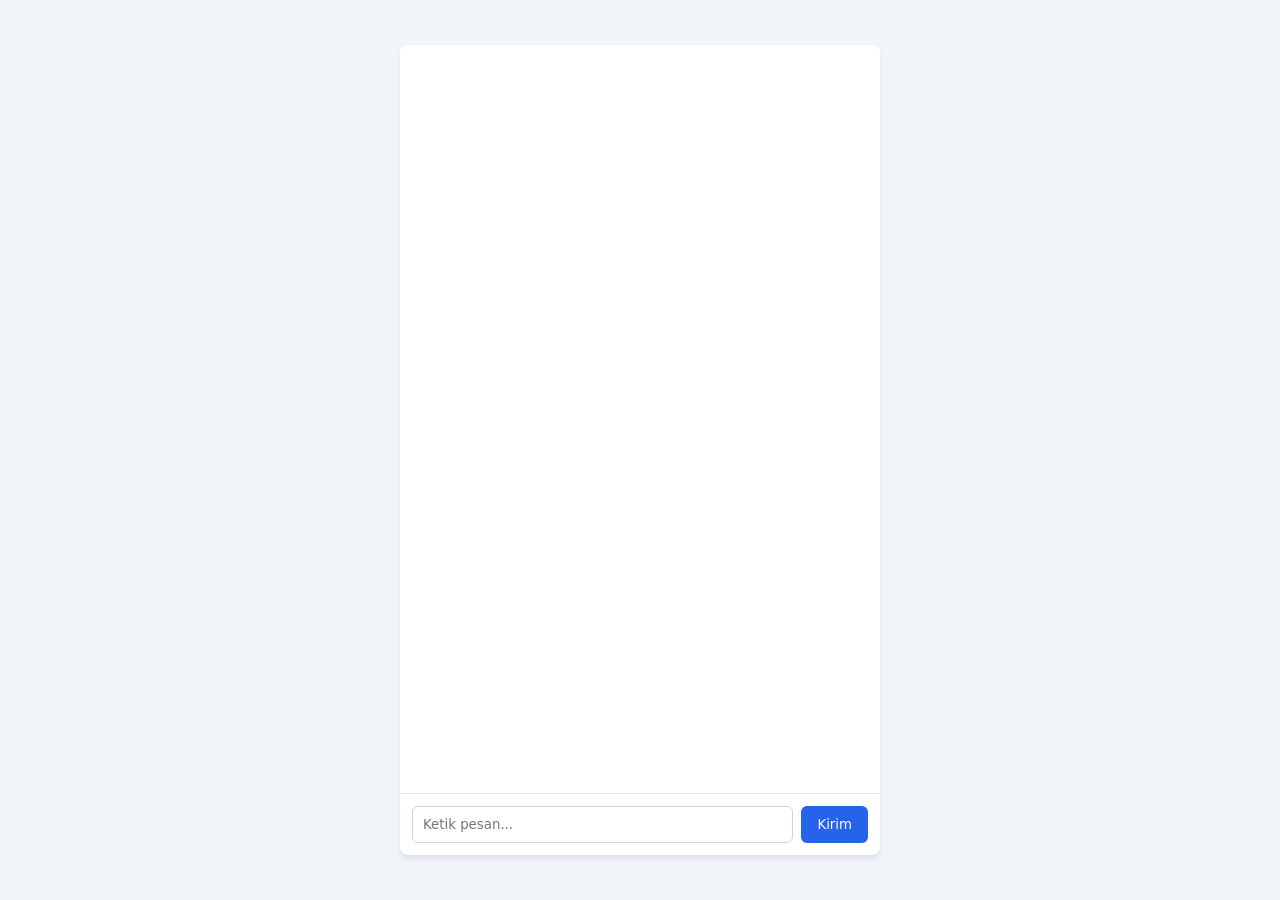
<file: index.html>
<!DOCTYPE html>
<html lang="id">
<head>
  <meta charset="UTF-8">
  <meta name="viewport" content="width=device-width, initial-scale=1.0">
  <title>Chat</title>
  <link rel="stylesheet" href="src/css/style.css">
</head>
<body>
  <div id="chat-container">
    <div id="messages"></div>
    <form id="chat-form">
      <input type="text" id="user-input" placeholder="Ketik pesan..." autocomplete="off" required>
      <button type="submit">Kirim</button>
    </form>
  </div>
  <script src="src/js/harness.js"></script>
  <script src="src/js/app.js"></script>
</body>
</html>
</file>
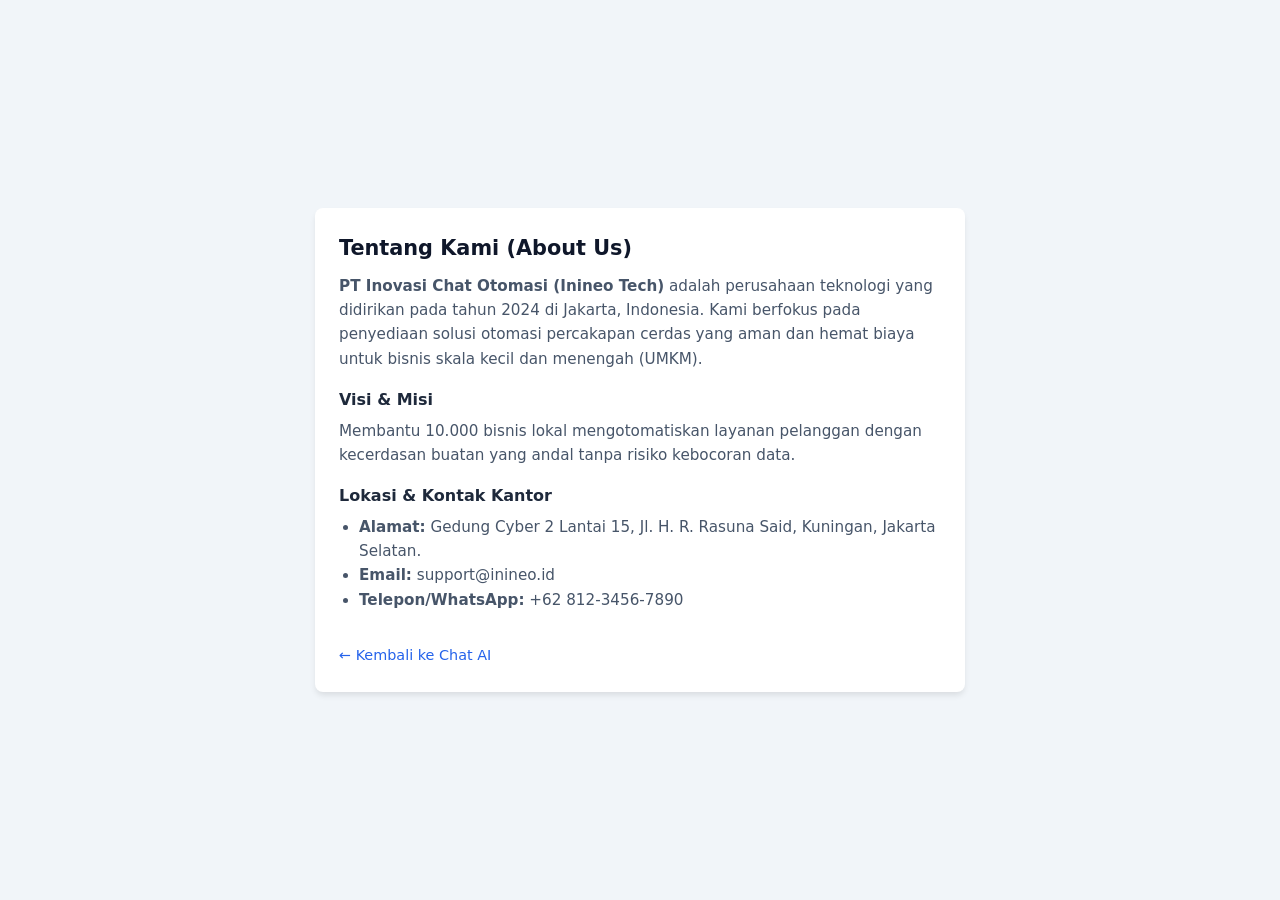
<file: about.html>
<!DOCTYPE html>
<html lang="id">
<head>
  <meta charset="UTF-8">
  <meta name="viewport" content="width=device-width, initial-scale=1.0">
  <title>About Us - PT Inovasi Chat Otomasi</title>
  <link rel="stylesheet" href="src/css/style.css">
</head>
<body>
  <div class="content-card">
    <h2>Tentang Kami (About Us)</h2>
    <p>
      <strong>PT Inovasi Chat Otomasi (Inineo Tech)</strong> adalah perusahaan teknologi yang didirikan pada tahun 2024 di Jakarta, Indonesia. Kami berfokus pada penyediaan solusi otomasi percakapan cerdas yang aman dan hemat biaya untuk bisnis skala kecil dan menengah (UMKM).
    </p>

    <h3>Visi & Misi</h3>
    <p>
      Membantu 10.000 bisnis lokal mengotomatiskan layanan pelanggan dengan kecerdasan buatan yang andal tanpa risiko kebocoran data.
    </p>

    <h3>Lokasi & Kontak Kantor</h3>
    <ul>
      <li><strong>Alamat:</strong> Gedung Cyber 2 Lantai 15, Jl. H. R. Rasuna Said, Kuningan, Jakarta Selatan.</li>
      <li><strong>Email:</strong> support@inineo.id</li>
      <li><strong>Telepon/WhatsApp:</strong> +62 812-3456-7890</li>
    </ul>

    <a href="index.html" class="back-link">&larr; Kembali ke Chat AI</a>
  </div>
</body>
</html>
</file>
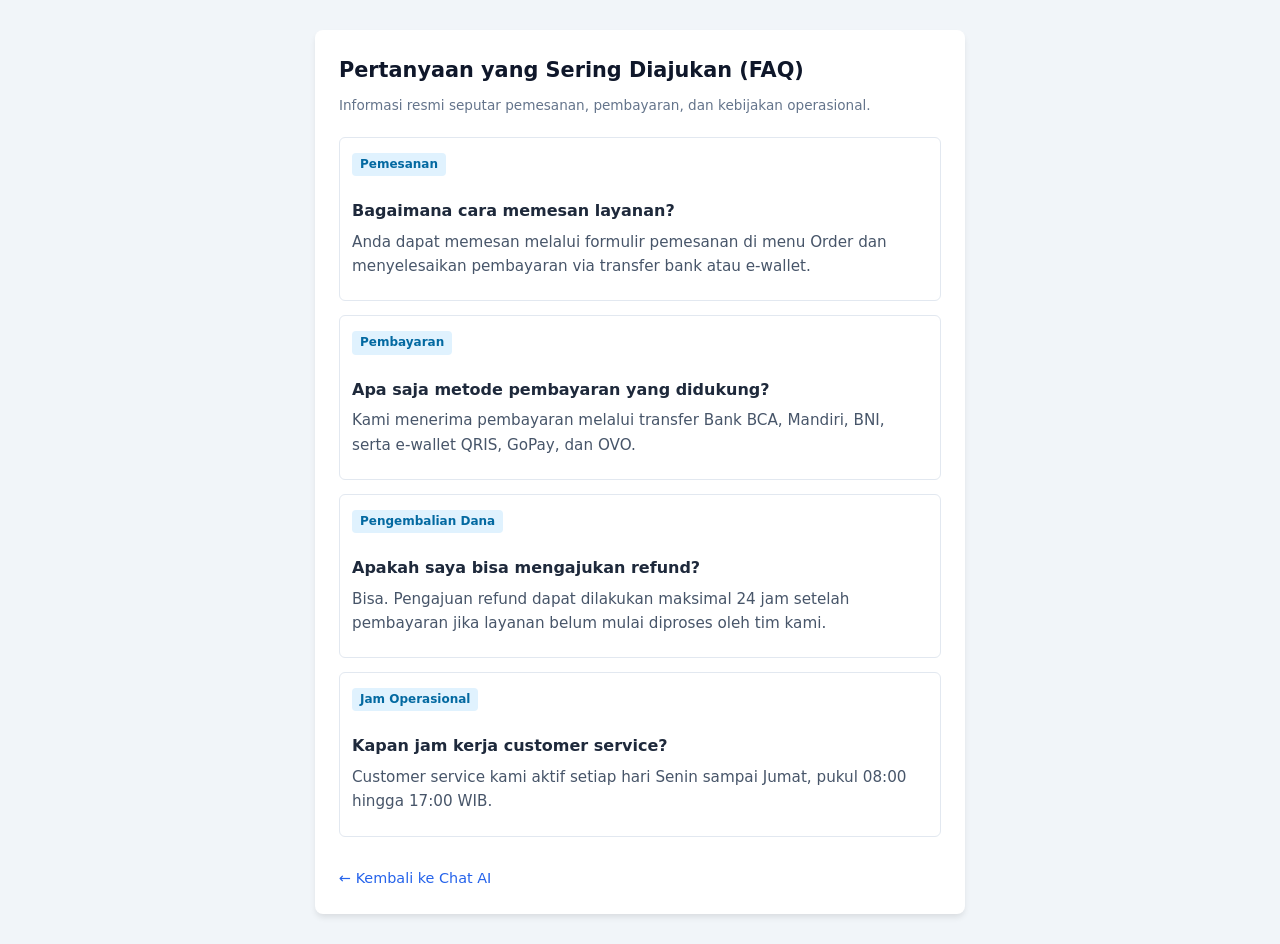
<file: faq.html>
<!DOCTYPE html>
<html lang="id">
<head>
  <meta charset="UTF-8">
  <meta name="viewport" content="width=device-width, initial-scale=1.0">
  <title>Frequently Asked Questions (FAQ)</title>
  <link rel="stylesheet" href="src/css/style.css">
</head>
<body>
  <div class="content-card">
    <h2>Pertanyaan yang Sering Diajukan (FAQ)</h2>
    <p class="subtitle">Informasi resmi seputar pemesanan, pembayaran, dan kebijakan operasional.</p>

    <div class="faq-item">
      <span class="badge">Pemesanan</span>
      <h3>Bagaimana cara memesan layanan?</h3>
      <p>Anda dapat memesan melalui formulir pemesanan di menu Order dan menyelesaikan pembayaran via transfer bank atau e-wallet.</p>
    </div>

    <div class="faq-item">
      <span class="badge">Pembayaran</span>
      <h3>Apa saja metode pembayaran yang didukung?</h3>
      <p>Kami menerima pembayaran melalui transfer Bank BCA, Mandiri, BNI, serta e-wallet QRIS, GoPay, dan OVO.</p>
    </div>

    <div class="faq-item">
      <span class="badge">Pengembalian Dana</span>
      <h3>Apakah saya bisa mengajukan refund?</h3>
      <p>Bisa. Pengajuan refund dapat dilakukan maksimal 24 jam setelah pembayaran jika layanan belum mulai diproses oleh tim kami.</p>
    </div>

    <div class="faq-item">
      <span class="badge">Jam Operasional</span>
      <h3>Kapan jam kerja customer service?</h3>
      <p>Customer service kami aktif setiap hari Senin sampai Jumat, pukul 08:00 hingga 17:00 WIB.</p>
    </div>

    <a href="index.html" class="back-link">&larr; Kembali ke Chat AI</a>
  </div>
</body>
</html>
</file>
<file: src/css/style.css>
* {
  box-sizing: border-box;
  margin: 0;
  padding: 0;
  font-family: system-ui, sans-serif;
}

body {
  display: flex;
  justify-content: center;
  align-items: center;
  min-height: 100vh;
  background: #f1f5f9;
  color: #0f172a;
}

/* ==========================================
   1. CHAT CONTAINER (index.html)
   ========================================== */
#chat-container {
  width: 100%;
  max-width: 480px;
  height: 90vh;
  background: #ffffff;
  display: flex;
  flex-direction: column;
  border-radius: 8px;
  box-shadow: 0 4px 6px -1px rgb(0 0 0 / 0.1);
  overflow: hidden;
}

#messages {
  flex: 1;
  padding: 16px;
  overflow-y: auto;
  display: flex;
  flex-direction: column;
  gap: 10px;
}

.msg {
  max-width: 80%;
  padding: 8px 12px;
  border-radius: 8px;
  font-size: 0.95rem;
  line-height: 1.4;
  white-space: pre-wrap;
  word-break: break-word;
}

.msg.user {
  align-self: flex-end;
  background: #2563eb;
  color: #ffffff;
}

.msg.bot {
  align-self: flex-start;
  background: #e2e8f0;
  color: #0f172a;
}

#chat-form {
  display: flex;
  border-top: 1px solid #e2e8f0;
  padding: 12px;
  gap: 8px;
}

#user-input {
  flex: 1;
  padding: 10px;
  border: 1px solid #cbd5e1;
  border-radius: 6px;
  outline: none;
}

button {
  padding: 10px 16px;
  background: #2563eb;
  color: #ffffff;
  border: none;
  border-radius: 6px;
  cursor: pointer;
}

button:hover {
  background: #1d4ed8;
}

/* ==========================================
   2. CONTENT PAGES (faq.html & about.html)
   ========================================== */
.content-card {
  width: 100%;
  max-width: 650px;
  margin: 30px 16px;
  padding: 24px;
  background: #ffffff;
  border-radius: 8px;
  box-shadow: 0 4px 6px -1px rgb(0 0 0 / 0.1);
  line-height: 1.6;
}

.content-card h2 {
  font-size: 1.3rem;
  margin-bottom: 8px;
  color: #0f172a;
}

.content-card .subtitle {
  color: #64748b;
  font-size: 0.85rem;
  margin-bottom: 20px;
}

.content-card h3 {
  font-size: 1rem;
  color: #1e293b;
  margin-top: 16px;
  margin-bottom: 6px;
}

.content-card p {
  font-size: 0.95rem;
  color: #475569;
  margin-bottom: 10px;
}

.content-card ul {
  margin-left: 20px;
  margin-bottom: 16px;
  color: #475569;
  font-size: 0.95rem;
}

.faq-item {
  margin-bottom: 14px;
  padding: 12px;
  border: 1px solid #e2e8f0;
  border-radius: 6px;
}

.badge {
  display: inline-block;
  font-size: 0.75rem;
  background: #e0f2fe;
  color: #0369a1;
  padding: 2px 8px;
  border-radius: 4px;
  margin-bottom: 6px;
  font-weight: 600;
}

.back-link {
  display: inline-block;
  margin-top: 16px;
  color: #2563eb;
  text-decoration: none;
  font-size: 0.9rem;
}

.back-link:hover {
  text-decoration: underline;
}
</file>
